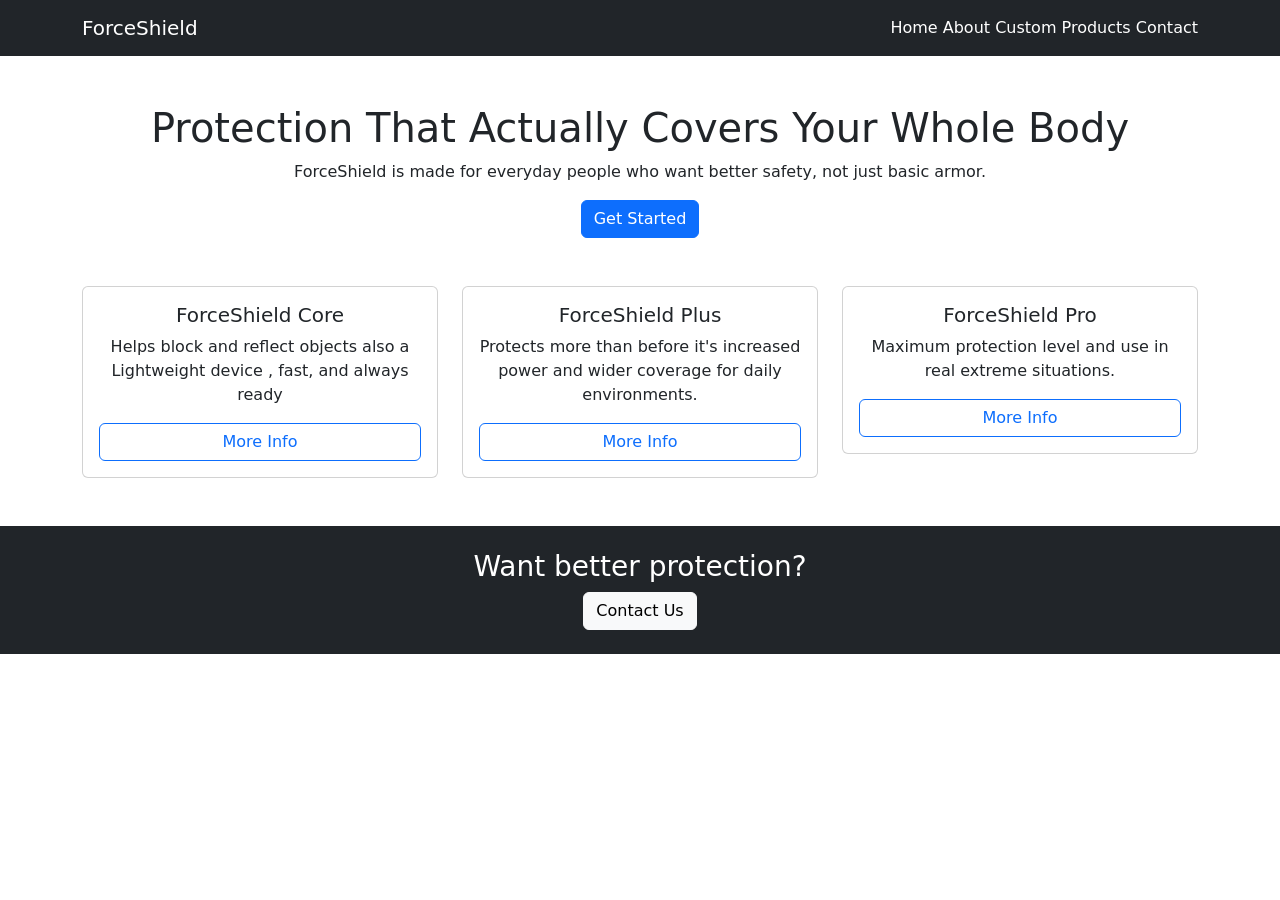
<file: index.html>
<!DOCTYPE html>
<html lang="en">
<head>
<meta charset="UTF-8">
<meta name="viewport" content="width=device-width, initial-scale=1.0">
<title>ForceShield | Home</title>

<link href="https://cdn.jsdelivr.net/npm/bootstrap@5.3.0/dist/css/bootstrap.min.css" rel="stylesheet">
</head>

<body>

<!-- Navbar -->
<nav class="navbar navbar-expand-lg navbar-dark bg-dark">
  <div class="container">
    <a class="navbar-brand" href="#">ForceShield</a>

    <div>
      <a class="nav-link d-inline text-white" href="index.html">Home</a>
      <a class="nav-link d-inline text-white" href="about.html">About</a>
       <a class="nav-link d-inline text-white" href="business.html">Custom</a>
      <a class="nav-link d-inline text-white" href="services.html">Products</a>
      <a class="nav-link d-inline text-white" href="contact.html">Contact</a>
    </div>
  </div>
</nav>

<!-- Main Section -->
<div class="container text-center mt-5">
  <h1>Protection That Actually Covers Your Whole Body</h1>
  <p>ForceShield is made for everyday people who want better safety, not just basic armor.</p>
  <a href="contact.html" class="btn btn-primary">Get Started</a>
</div>

<!-- Cards -->
<div class="container mt-5">
  <div class="row text-center">

    <div class="col-md-4">
      <div class="card p-3">
        <h5>ForceShield Core</h5>
        <p>Helps block and reflect objects also a Lightweight device , fast, and always ready</p>
        <a href="services.html" class="btn btn-outline-primary">More Info</a>
      </div>
    </div>

    <div class="col-md-4">
      <div class="card p-3">
        <h5>ForceShield Plus</h5>
        <p>Protects more than before it's increased power and wider coverage for daily environments.</p>
        <a href="services.html" class="btn btn-outline-primary">More Info</a>
      </div>
    </div>

    <div class="col-md-4">
      <div class="card p-3">
        <h5>ForceShield Pro</h5>
        <p> Maximum protection level and use in real extreme situations.</p>
        <a href="services.html" class="btn btn-outline-primary">More Info</a>
      </div>
    </div>

  </div>
</div>

<!-- Bottom CTA -->
<div class="text-center bg-dark text-white p-4 mt-5">
  <h3>Want better protection?</h3>
  <a href="contact.html" class="btn btn-light">Contact Us</a>
</div>

</body>
</html>
</file>
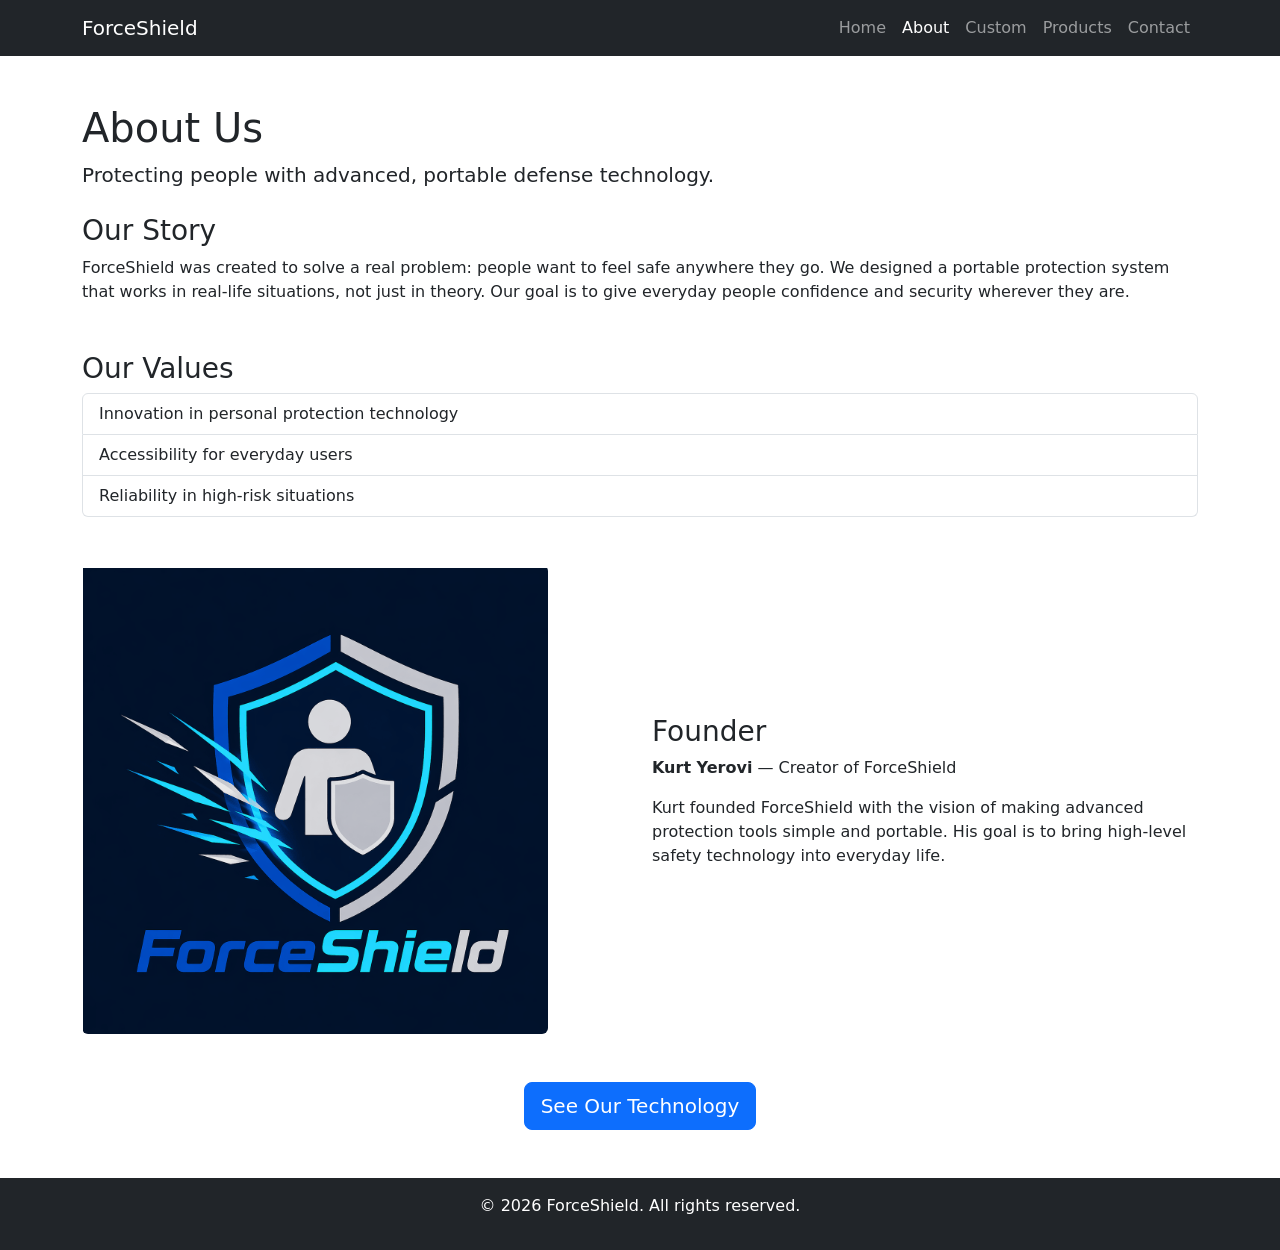
<file: about.html>
<!DOCTYPE html>
<html lang="en">
<head>
<meta charset="UTF-8">
<title>ForceShield | About</title>
<link href="https://cdn.jsdelivr.net/npm/bootstrap@5.3.0/dist/css/bootstrap.min.css" rel="stylesheet">
</head>

<body>

<!-- Navbar -->
<nav class="navbar navbar-expand-lg navbar-dark bg-dark">
  <div class="container">
    <a class="navbar-brand" href="index.html">ForceShield</a>

    <ul class="navbar-nav ms-auto">
      <li class="nav-item"><a class="nav-link" href="index.html">Home</a></li>
      <li class="nav-item"><a class="nav-link active" href="about.html">About</a></li>
       <li class="nav-item"><a class="nav-link" href="business.html">Custom</a>
      <li class="nav-item"><a class="nav-link" href="services.html">Products</a></li>
      <li class="nav-item"><a class="nav-link" href="contact.html">Contact</a></li>
    </ul>
  </div>
</nav>

<!-- Page Header -->
<div class="container mt-5">
  <h1>About Us</h1>
  <p class="lead">Protecting people with advanced, portable defense technology.</p>
</div>

<!-- Origin Story -->
<div class="container mt-4">
  <h3>Our Story</h3>
  <p>
    ForceShield was created to solve a real problem: people want to feel safe anywhere they go.
    We designed a portable protection system that works in real-life situations, not just in theory.
    Our goal is to give everyday people confidence and security wherever they are.
  </p>
</div>

<!-- Mission / Values -->
<div class="container mt-5">
  <h3>Our Values</h3>

  <ul class="list-group">
    <li class="list-group-item">Innovation in personal protection technology</li>
    <li class="list-group-item">Accessibility for everyday users</li>
    <li class="list-group-item">Reliability in high-risk situations</li>
  </ul>
</div>

<!-- Founder Section (Grid) -->
<div class="container mt-5">
  <div class="row align-items-center">
   
    <div class="col-md-6">
      <img src="ForceShield.png" class="img-fluid rounded" alt="Founder">
    </div>

    <div class="col-md-6">
      <h3>Founder</h3>
      <p><strong>Kurt Yerovi</strong> — Creator of ForceShield</p>
      <p>
        Kurt founded ForceShield with the vision of making advanced protection tools simple and portable.
        His goal is to bring high-level safety technology into everyday life.
      </p>
    </div>

  </div>
</div>

<!-- CTA -->
<div class="container text-center mt-5">
  <a href="services.html" class="btn btn-primary btn-lg">
    See Our Technology
  </a>
</div>

<!-- Footer -->
<footer class="bg-dark text-white text-center p-3 mt-5">
  <p>© 2026 ForceShield. All rights reserved.</p>
</footer>

</body>
</html>
</file>
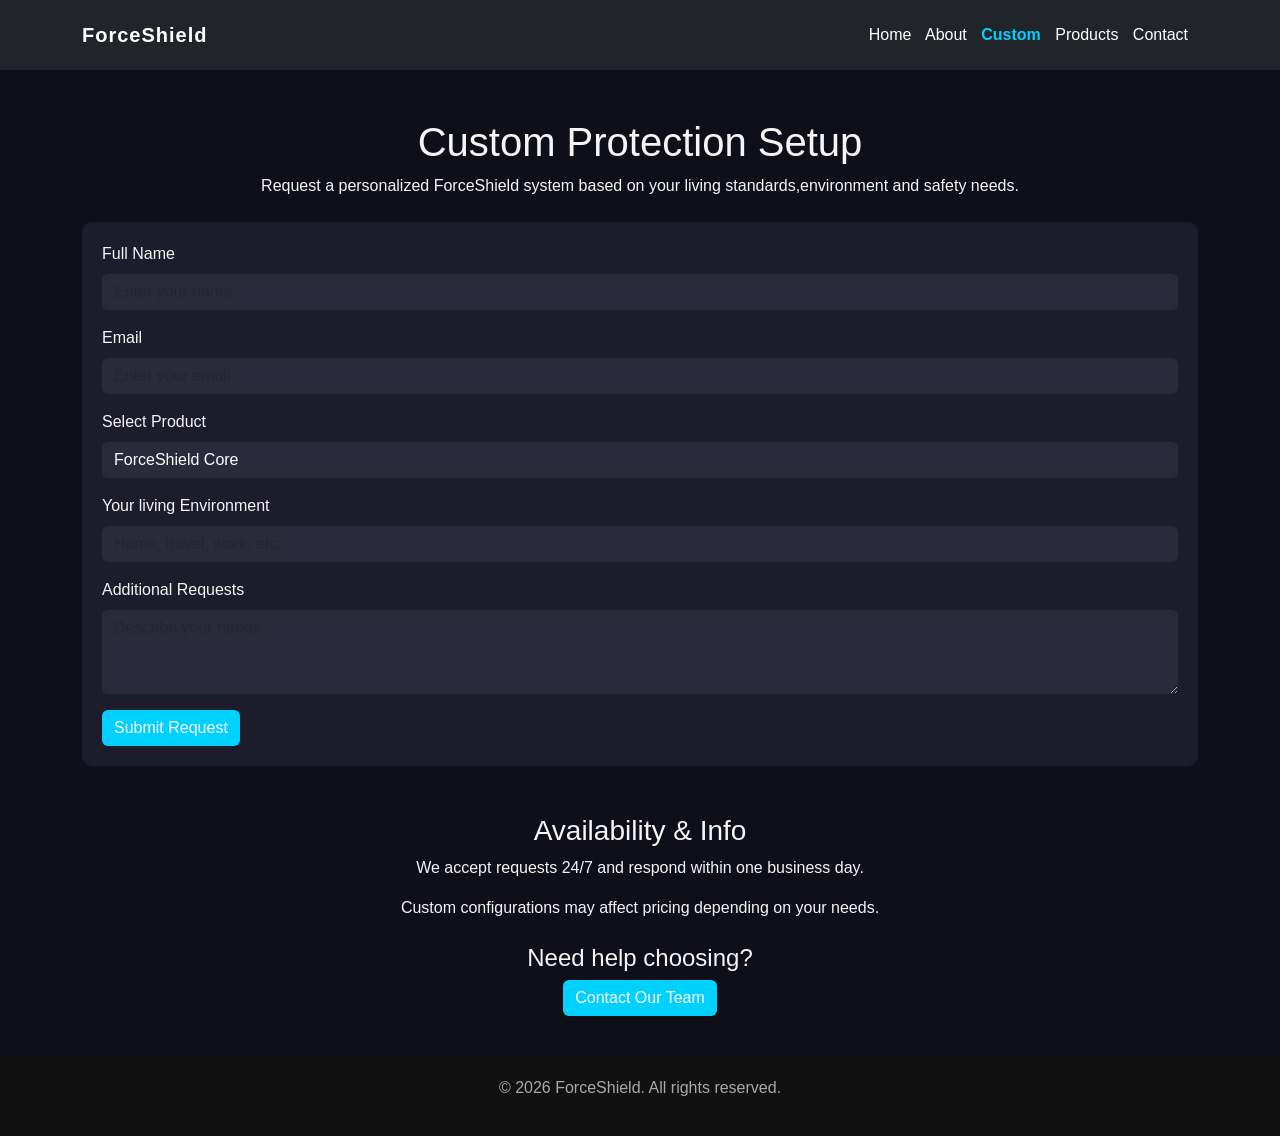
<file: business.html>
<!DOCTYPE html>
<html lang="en">
<head>
<meta charset="UTF-8">
<title>ForceShield | Custom Protection</title>
<link href="https://cdn.jsdelivr.net/npm/bootstrap@5.3.0/dist/css/bootstrap.min.css" rel="stylesheet">
<link rel="stylesheet" href="style.css">
</head>

<body>

<!-- Navbar -->
<nav class="navbar navbar-dark bg-dark">
  <div class="container">
    <a class="navbar-brand" href="index.html">ForceShield</a>

    <div>
      <a class="nav-link d-inline text-white" href="index.html">Home</a>
      <a class="nav-link d-inline text-white" href="about.html">About</a>
      <a class="nav-link d-inline active" href="business.html">Custom</a>
      <a class="nav-link d-inline text-white" href="services.html">Products</a>
      <a class="nav-link d-inline text-white" href="contact.html">Contact</a>
    </div>
  </div>
</nav>

<!-- Header -->
<div class="container mt-5 text-center">
  <h1>Custom Protection Setup</h1>
  <p>Request a personalized ForceShield system based on your living standards,environment and safety needs.</p>
</div>

<!-- Main Content (Form) -->
<div class="container mt-4">
  <form>

    <div class="mb-3">
      <label class="form-label">Full Name</label>
      <input type="text" class="form-control" placeholder="Enter your name">
    </div>

    <div class="mb-3">
      <label class="form-label">Email</label>
      <input type="email" class="form-control" placeholder="Enter your email">
    </div>

    <div class="mb-3">
      <label class="form-label">Select Product</label>
      <select class="form-control">
        <option>ForceShield Core</option>
        <option>ForceShield Plus</option>
        <option>ForceShield Pro</option>
      </select>
    </div>

    <div class="mb-3">
      <label class="form-label">Your living Environment</label>
      <input type="text" class="form-control" placeholder="Home, travel, work, etc.">
    </div>

    <div class="mb-3">
      <label class="form-label">Additional Requests</label>
      <textarea class="form-control" rows="3" placeholder="Describe your needs"></textarea>
    </div>

    <button type="submit" class="btn btn-primary">Submit Request</button>

  </form>
</div>

<!-- Supporting Info -->
<div class="container mt-5 text-center">
  <h3>Availability & Info</h3>
  <p>We accept requests 24/7 and respond within one business day.</p>
  <p>Custom configurations may affect pricing depending on your needs.</p>
</div>

<!-- CTA -->
<div class="container text-center mt-4">
  <h4>Need help choosing?</h4>
  <a href="contact.html" class="btn btn-primary">Contact Our Team</a>
</div>

<!-- Footer -->
<footer>
  <p>&copy; 2026 ForceShield. All rights reserved.</p>
</footer>

</body>
</html>
</file>
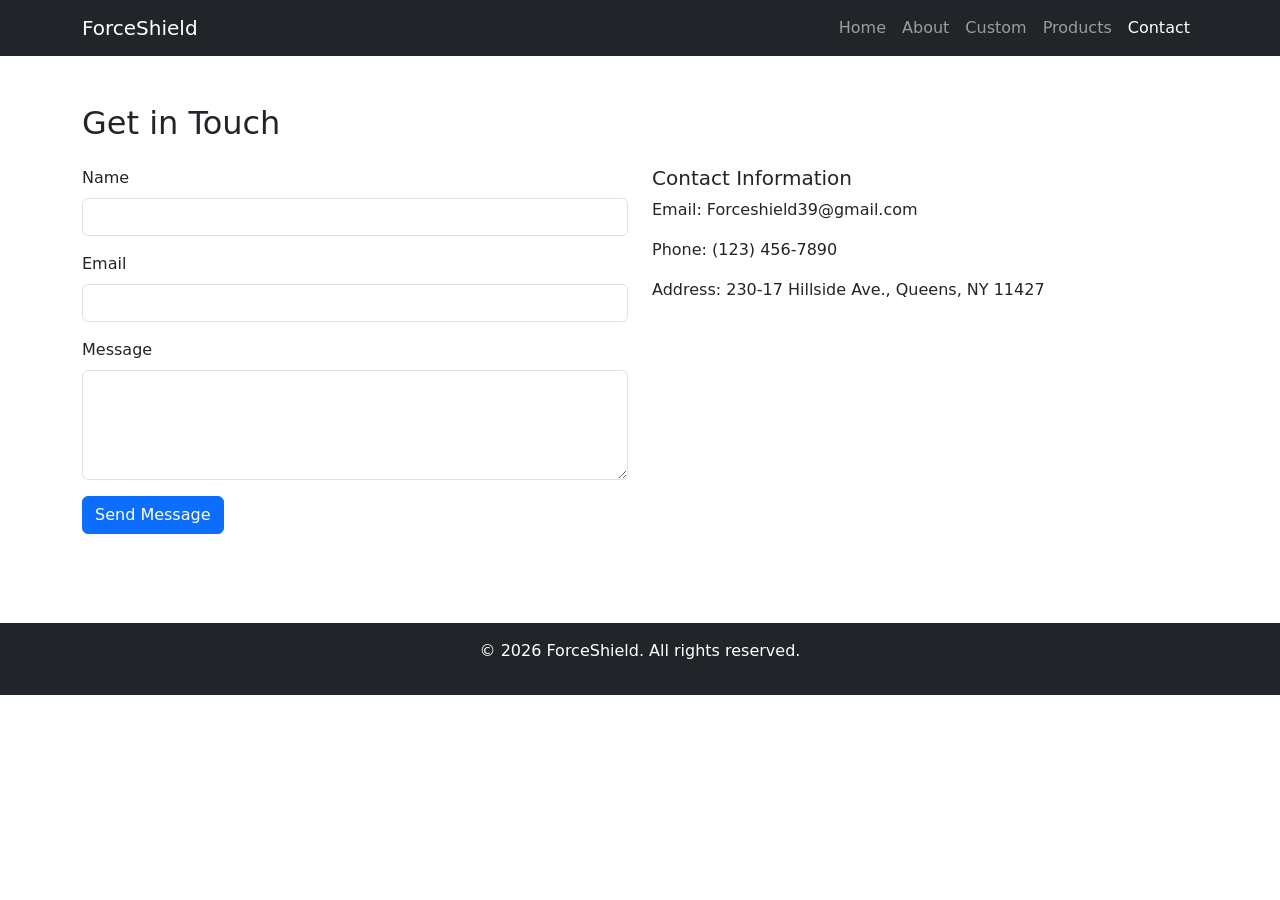
<file: contact.html>
<!DOCTYPE html>
<html lang="en">
<head>
<meta charset="UTF-8">
<title>ForceShield | Contact</title>
<link href="https://cdn.jsdelivr.net/npm/bootstrap@5.3.0/dist/css/bootstrap.min.css" rel="stylesheet">
</head>

<body>

<!-- Navbar -->
<nav class="navbar navbar-expand-lg navbar-dark bg-dark">
  <div class="container">
    <a class="navbar-brand" href="index.html">ForceShield</a>

    <div>
      <ul class="navbar-nav ms-auto">
        <li class="nav-item"><a class="nav-link" href="index.html">Home</a></li>
        <li class="nav-item"><a class="nav-link" href="about.html">About</a></li>
        <li class="nav-item"><a class="nav-link" href="custom.html">Custom</a></li>
        <li class="nav-item"><a class="nav-link" href="services.html">Products</a></li>
        <li class="nav-item"><a class="nav-link active" href="contact.html">Contact</a></li>
      </ul>
    </div>
  </div>
</nav>

<!-- Page Content -->
<div class="container mt-5">
  <h2 class="mb-4">Get in Touch</h2>

  <div class="row">
    
    <!-- Form -->
    <div class="col-md-6">
      <form>

        <div class="mb-3">
          <label for="name" class="form-label">Name</label>
          <input type="text" id="name" class="form-control" required>
        </div>

        <div class="mb-3">
          <label for="email" class="form-label">Email</label>
          <input type="email" id="email" class="form-control" required>
        </div>

        <div class="mb-3">
          <label for="message" class="form-label">Message</label>
          <textarea id="message" class="form-control" rows="4" required></textarea>
        </div>

        <button type="submit" class="btn btn-primary">Send Message</button>

      </form>
    </div>

    <!-- Contact Info -->
    <div class="col-md-6">
      <h5>Contact Information</h5>
      <p>Email: Forceshield39@gmail.com</p>
      <p>Phone: (123) 456-7890</p>
      <p>Address: 230-17 Hillside Ave., Queens, NY 11427</p>

      <!-- Map -->
      <div class="mt-3">
        <iframe 
          src="https://www.google.com/maps?q=ForceShield+NY&output=embed"
          width="100%" 
          height="250" 
          style="border:0;" 
          allowfullscreen="" 
          loading="lazy">
        </iframe>
      </div>
    </div>

  </div>
</div>

<!-- Footer -->
<footer class="bg-dark text-white text-center p-3 mt-5">
  <p>© 2026 ForceShield. All rights reserved.</p>
</footer>

</body>
</html>
</file>
<file: style.css>
/* ===== Global Styles ===== */
body {
  font-family: Arial, sans-serif;
  background-color: #0f0f1a;
  color: #f5f5f5;
  margin: 0;
}

/* ===== Navbar Customization ===== */
.navbar {
  padding: 15px 0;
}

.navbar-brand {
  font-weight: bold;
  letter-spacing: 1px;
}

/* Make nav links look cleaner */
.nav-link {
  margin-right: 10px;
}

/* Active page highlight */
.nav-link.active {
  color: #00d1ff !important;
  font-weight: bold;
}

/* ===== Hero Section (if used on homepage) ===== */
.hero {
  padding: 80px 20px;
  text-align: center;
  background: linear-gradient(135deg, #1a1a2e, #16213e);
}

.hero h1 {
  font-size: 3rem;
  font-weight: bold;
}

.hero p {
  font-size: 1.2rem;
  color: #cccccc;
}

/* ===== Buttons ===== */
.btn-primary {
  background-color: #00d1ff;
  border: none;
}

.btn-primary:hover {
  background-color: #00a3cc;
}

/* ===== Cards ===== */
.card {
  background-color: #1c1c2b;
  color: white;
  border: none;
  border-radius: 10px;
}

.card:hover {
  transform: translateY(-5px);
  transition: 0.3s;
}

/* ===== Footer ===== */
footer {
  background-color: #111;
  color: #aaa;
  text-align: center;
  padding: 20px;
  margin-top: 40px;
}

/* ===== Forms ===== */
form {
  background-color: #1c1c2b;
  padding: 20px;
  border-radius: 10px;
}

.form-control {
  background-color: #2a2a3d;
  border: none;
  color: white;
}

.form-control:focus {
  background-color: #2a2a3d;
  color: white;
  box-shadow: none;
  border: 1px solid #00d1ff;
}
</file>
